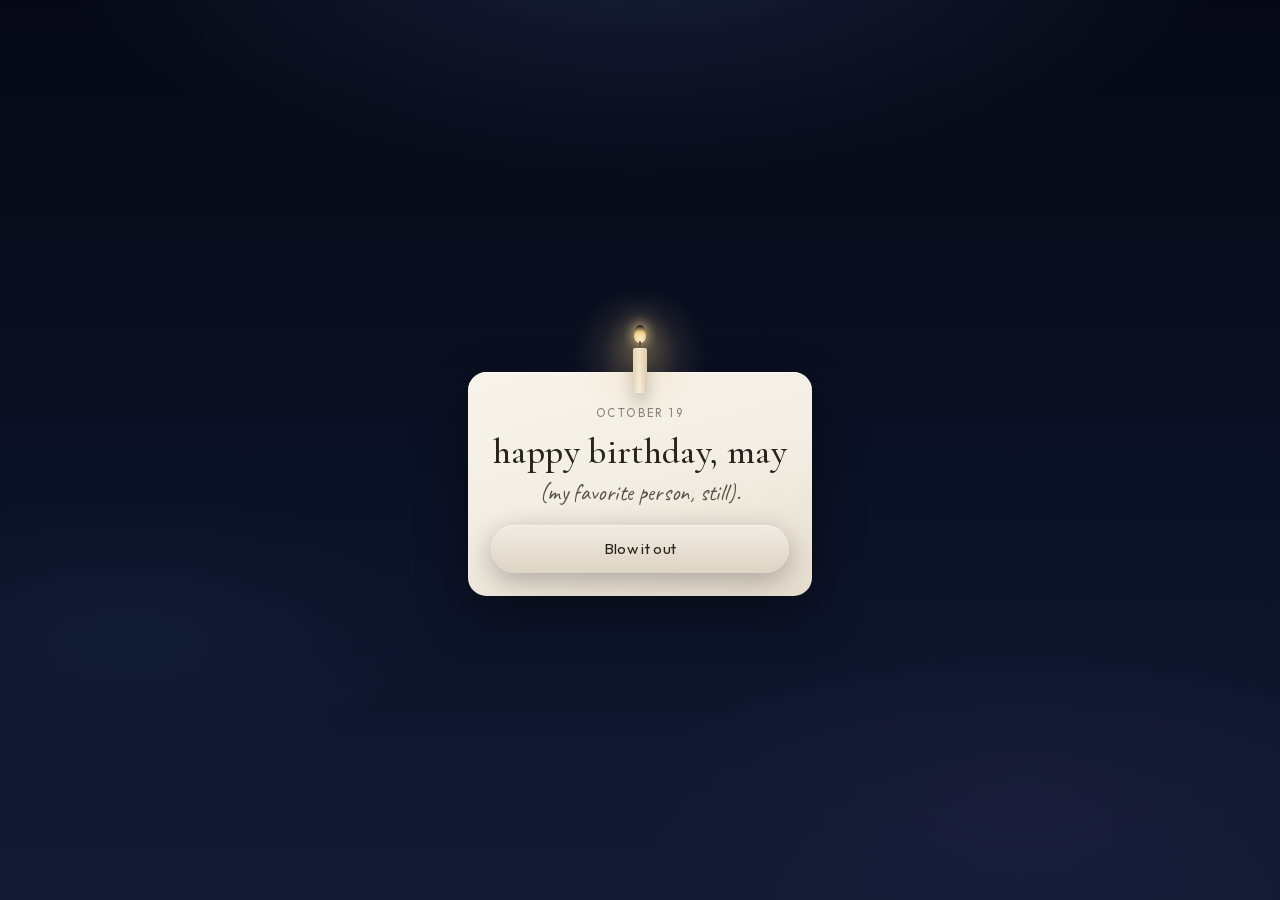
<file: index.html>
<!DOCTYPE html>
<html lang="en">
<head>
  <meta charset="UTF-8" />
  <meta name="viewport" content="width=device-width, initial-scale=1, viewport-fit=cover, maximum-scale=1, user-scalable=no" />
  <meta name="apple-mobile-web-app-capable" content="yes" />
  <meta name="apple-mobile-web-app-status-bar-style" content="black-translucent" />
  <meta name="theme-color" content="#070b16" />
  <meta name="description" content="A private note for May — happy birthday." />
  <title>For May — Birthday</title>

  <link rel="preload" href="assets/fonts/cormorant-500.woff2" as="font" type="font/woff2" crossorigin />
  <link rel="preload" href="assets/fonts/outfit-300.woff2" as="font" type="font/woff2" crossorigin />
  <link rel="preload" href="assets/fonts/caveat-600.woff2" as="font" type="font/woff2" crossorigin />

  <link rel="stylesheet" href="css/fonts.css" />
  <link rel="stylesheet" href="css/styles.css" />
  <link rel="stylesheet" href="css/birthday.css" />
</head>
<body>
  <canvas id="stars" aria-hidden="true"></canvas>
  <div class="sky-glow" aria-hidden="true"></div>

  <main id="app">

    <!-- ───────── Landing ───────── -->
    <section id="screen-bday-landing" class="screen screen--active screen--bday" aria-label="Birthday">
      <div class="flower-confetti" id="flower-confetti" aria-hidden="true"></div>

      <div class="bday-stage">
        <div class="candle" id="birthday-candle" aria-hidden="true">
          <span class="candle__glow"></span>
          <span class="candle__flame"></span>
          <span class="candle__wick"></span>
          <span class="candle__wax"></span>
        </div>

        <div class="bday-popup" id="bday-popup">
          <p class="eyebrow">October 19</p>
          <h1 class="bday-popup__title">
            happy birthday, may
            <span class="bday-popup__aside">(my favorite person, still).</span>
          </h1>
          <button type="button" class="btn btn--primary" id="bday-wish">
            Blow it out
          </button>
        </div>
      </div>
    </section>

    <!-- ───────── Note (handwritten photo drops in here) ───────── -->
    <section id="screen-bday-note" class="screen" aria-label="A birthday note" hidden>
      <div class="screen-inner screen-inner--narrow">
        <p class="eyebrow fade-up">For you</p>

        <figure class="photo-frame fade-up delay-1">
          <span class="page-tape page-tape--tl" aria-hidden="true"></span>
          <span class="page-tape page-tape--tr" aria-hidden="true"></span>
          <img
            class="photo-frame__photo"
            src="assets/images/birthday-letter.webp"
            alt="A handwritten birthday note from Ben to May"
            width="1712"
            height="773"
            data-photo
          />
          <div class="photo-frame__placeholder">
            <p class="photo-frame__waiting">your handwritten note goes here</p>
          </div>
        </figure>

        <button type="button" class="btn btn--ghost fade-up delay-3" data-next="older">
          Continue
          <span class="btn-arrow" aria-hidden="true">→</span>
        </button>
      </div>
    </section>

    <!-- ───────── How much older ───────── -->
    <section id="screen-bday-older" class="screen" aria-label="How much older you are" hidden>
      <div class="screen-inner">
        <p class="eyebrow fade-up">You, then me</p>
        <h2 class="section-title fade-up delay-1">How much older you are</h2>

        <div class="age-gap fade-up delay-2" aria-label="2 years, 3 months, and 24 days">
          <div class="age-unit">
            <p class="age-value">2</p>
            <p class="age-label">years</p>
          </div>
          <div class="age-unit">
            <p class="age-value">3</p>
            <p class="age-label">months</p>
          </div>
          <div class="age-unit">
            <p class="age-value">24</p>
            <p class="age-label">days</p>
          </div>
        </div>

        <p class="age-aside fade-up delay-3">older than me.</p>
        <p class="age-dates fade-up delay-3">10/19/03 · 2/12/06</p>

        <button type="button" class="btn btn--primary fade-up delay-4" data-next="gift">
          Continue
          <span class="btn-arrow" aria-hidden="true">→</span>
        </button>
      </div>
    </section>

    <!-- ───────── Phone, after the note and the age gap ───────── -->
    <section id="screen-bday-gift" class="screen" aria-label="For you" hidden>
      <div class="screen-inner screen-inner--narrow">
        <p class="eyebrow fade-up">For you</p>

        <figure class="photo-frame fade-up delay-1">
          <span class="page-tape page-tape--tl" aria-hidden="true"></span>
          <span class="page-tape page-tape--tr" aria-hidden="true"></span>
          <img
            class="photo-frame__photo"
            src="assets/images/birthday-phone.webp"
            alt="May holding the phone"
            width="763"
            height="1020"
            data-photo
          />
          <div class="photo-frame__placeholder">
            <p class="photo-frame__waiting">a photo of it goes here</p>
          </div>
        </figure>

        <button type="button" class="btn btn--ghost fade-up delay-2" data-next="hub">
          Continue
          <span class="btn-arrow" aria-hidden="true">→</span>
        </button>
      </div>
    </section>

    <!-- ───────── Other special days ───────── -->
    <section id="screen-hub" class="screen" aria-label="Other special days" hidden>
      <div class="screen-inner screen-inner--narrow">
        <p class="eyebrow fade-up">One more thing</p>
        <h2 class="section-title fade-up delay-1">Would you like to view other special days?</h2>
        <p class="lede fade-up delay-2">A few little worlds, kept in one place.</p>
        <div class="day-list fade-up delay-3">
          <a class="day-card is-current" href="index.html" aria-current="page">
            <p class="day-card__label">You were just here</p>
            <p class="day-card__title">Birthday</p>
            <p class="day-card__meta">10/19</p>
          </a>
          <a class="day-card" href="graduation.html">
            <p class="day-card__label">A favorite</p>
            <p class="day-card__title">Graduation</p>
            <p class="day-card__meta">09/20/26</p>
          </a>
          <a class="day-card" href="girlfriend-day.html">
            <p class="day-card__label">A favorite</p>
            <p class="day-card__title">National Girlfriend Day</p>
            <p class="day-card__meta">August 1</p>
          </a>
        </div>
      </div>
    </section>

  </main>

  <script type="module" src="js/birthday.js"></script>
</body>
</html>
</file>
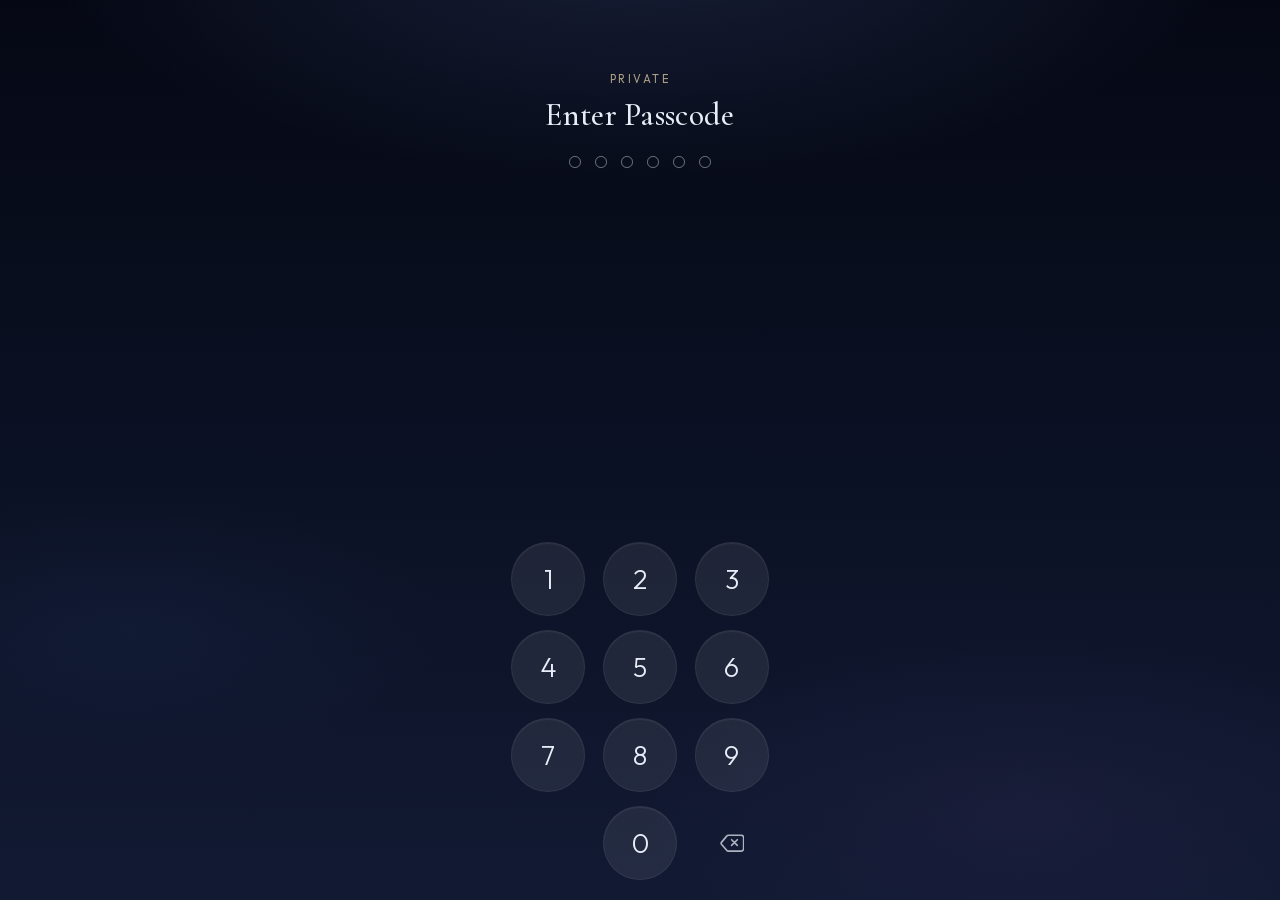
<file: girlfriend-day.html>
<!DOCTYPE html>
<html lang="en">
<head>
  <meta charset="UTF-8" />
  <meta name="viewport" content="width=device-width, initial-scale=1, viewport-fit=cover, maximum-scale=1, user-scalable=no" />
  <meta name="apple-mobile-web-app-capable" content="yes" />
  <meta name="apple-mobile-web-app-status-bar-style" content="black-translucent" />
  <meta name="theme-color" content="#070b16" />
  <meta name="description" content="A private scrapbook for May — Happy (Almost) National Girlfriend Day." />
  <title>For May — National Girlfriend Day</title>

  <link rel="preload" href="assets/fonts/cormorant-500.woff2" as="font" type="font/woff2" crossorigin />
  <link rel="preload" href="assets/fonts/outfit-300.woff2" as="font" type="font/woff2" crossorigin />
  <link rel="preload" href="assets/fonts/caveat-600.woff2" as="font" type="font/woff2" crossorigin />
  <link rel="preload" href="assets/images/disneysea.webp" as="image" type="image/webp" />

  <link rel="stylesheet" href="css/fonts.css" />
  <link rel="stylesheet" href="css/styles.css" />
</head>
<body>
  <!-- Soft starfield (drawn by JS) -->
  <canvas id="stars" aria-hidden="true"></canvas>
  <div class="sky-glow" aria-hidden="true"></div>

  <main id="app">

    <!-- ───────── Entry keypad ───────── -->
    <section id="screen-entry" class="screen screen--active" aria-label="Passcode">
      <div class="entry-stage">
        <p class="eyebrow fade-up">Private</p>
        <h1 class="entry-title fade-up delay-1">Enter Passcode</h1>

        <div class="passcode-dots fade-up delay-2" id="passcode-dots" aria-live="polite" aria-label="Passcode progress">
          <span class="passcode-dot"></span>
          <span class="passcode-dot"></span>
          <span class="passcode-dot"></span>
          <span class="passcode-dot"></span>
          <span class="passcode-dot"></span>
          <span class="passcode-dot"></span>
        </div>
        <p class="entry-error" id="entry-error" role="alert" hidden>Try again</p>

        <div class="keypad fade-up delay-3" id="entry-keypad" role="group" aria-label="Number pad">
          <button type="button" class="keypad-key" data-key="1">1</button>
          <button type="button" class="keypad-key" data-key="2">2</button>
          <button type="button" class="keypad-key" data-key="3">3</button>
          <button type="button" class="keypad-key" data-key="4">4</button>
          <button type="button" class="keypad-key" data-key="5">5</button>
          <button type="button" class="keypad-key" data-key="6">6</button>
          <button type="button" class="keypad-key" data-key="7">7</button>
          <button type="button" class="keypad-key" data-key="8">8</button>
          <button type="button" class="keypad-key" data-key="9">9</button>
          <span class="keypad-spacer" aria-hidden="true"></span>
          <button type="button" class="keypad-key" data-key="0">0</button>
          <button type="button" class="keypad-key keypad-key--action" data-key="delete" aria-label="Delete">
            <svg class="keypad-delete" viewBox="0 0 24 18" aria-hidden="true" focusable="false">
              <path
                d="M8.2 1.2h12.3A2.5 2.5 0 0 1 23 3.7v10.6a2.5 2.5 0 0 1-2.5 2.5H8.2c-.7 0-1.4-.3-1.8-.9L1.3 10c-.4-.5-.4-1.3 0-1.8L6.4 2.1c.4-.6 1.1-.9 1.8-.9z"
                fill="none"
                stroke="currentColor"
                stroke-width="1.6"
                stroke-linejoin="round"
              />
              <path
                d="M11.2 5.6l5.6 5.6M16.8 5.6l-5.6 5.6"
                fill="none"
                stroke="currentColor"
                stroke-width="1.6"
                stroke-linecap="round"
              />
            </svg>
          </button>
        </div>
      </div>
    </section>

    <!-- ───────── Envelope ───────── -->
    <section id="screen-envelope" class="screen" aria-label="Sealed envelope" hidden>
      <div class="envelope-stage">
        <p class="envelope-hint">Tap to open</p>
        <button type="button" id="envelope" class="envelope" aria-label="Open envelope from Ben to May">
          <div class="envelope__pocket" aria-hidden="true"></div>
          <div class="envelope__well">
            <div class="envelope__letter">
              <div class="letter-content">
                <p class="letter-label">To</p>
                <p class="letter-name">May</p>
                <p class="letter-message">Happy (Almost)<br />National Girlfriend Day!</p>
                <p class="letter-label letter-label--from">From</p>
                <p class="letter-name letter-name--from">Ben</p>
              </div>
            </div>
          </div>
          <div class="envelope__front" aria-hidden="true"></div>
          <div class="envelope__flap" aria-hidden="true"></div>
          <div class="envelope__seal" aria-hidden="true">
            <span class="seal-initial">B</span>
          </div>
        </button>
      </div>
    </section>

    <!-- ───────── Welcome ───────── -->
    <section id="screen-welcome" class="screen" aria-label="Welcome" hidden>
      <div class="screen-inner screen-inner--narrow">
        <p class="eyebrow fade-up">A little something</p>
        <h1 class="welcome-title fade-up delay-1">Hi May <span class="heart" aria-hidden="true">♥</span></h1>
        <p class="welcome-subtitle fade-up delay-2">Happy National Girlfriend (almost..) Day!</p>
        <div class="welcome-body fade-up delay-3">
          <p>I know we haven't known each other for long, but I wanted to make something that we could look back on later.</p>
          <p>This isn't every memory we've had together; just some of my favorites.</p>
        </div>
        <button type="button" class="btn btn--primary fade-up delay-4" data-next="disclaimers">
          Start Reading
          <span class="btn-arrow" aria-hidden="true">→</span>
        </button>
      </div>
    </section>

    <!-- ───────── Disclaimers ───────── -->
    <section id="screen-disclaimers" class="screen" aria-label="Notes" hidden>
      <div class="screen-inner screen-inner--narrow">
        <p class="eyebrow fade-up">Before we begin</p>
        <h2 class="section-title fade-up delay-1">A couple of notes</h2>

        <div class="note-stack">
          <article class="note-card fade-up delay-2">
            <p class="note-card__title">Timezone</p>
            <p class="note-card__body">Everything on this website uses Ben Standard Time (PST).</p>
            <p class="note-card__aside">Sorry Japan <span class="heart" aria-hidden="true">♥</span></p>
          </article>

          <article class="note-card fade-up delay-3">
            <p class="note-card__title">Memories</p>
            <p class="note-card__body">These definitely aren't all of our memories.</p>
            <p class="note-card__body">These are simply some of my favorite moments that I wanted to remember forever.</p>
          </article>
        </div>

        <button type="button" class="btn btn--primary fade-up delay-4" data-next="scrapbook">
          Open Scrapbook
          <span class="btn-arrow" aria-hidden="true">→</span>
        </button>
      </div>
    </section>

    <!-- ───────── Scrapbook ───────── -->
    <section id="screen-scrapbook" class="screen screen--scrapbook" aria-label="Scrapbook" hidden>
      <div class="scrapbook">
        <div class="scrapbook__track" id="scrapbook-track" role="list"></div>
      </div>
      <div class="scrapbook-chrome">
        <div class="scrapbook-dots" id="scrapbook-dots" aria-hidden="true"></div>
        <p class="scrapbook-hint" id="scrapbook-hint">Swipe to turn pages</p>
        <button type="button" class="btn btn--ghost" id="scrapbook-continue" hidden>
          Continue
          <span class="btn-arrow" aria-hidden="true">→</span>
        </button>
      </div>
    </section>

    <!-- ───────── Gift intro ───────── -->
    <section id="screen-gift-intro" class="screen" aria-label="A gift" hidden>
      <div class="screen-inner screen-inner--narrow">
        <p class="eyebrow fade-up">One more thing</p>
        <h2 class="section-title fade-up delay-1">There's a gift waiting</h2>
        <p class="lede fade-up delay-2">It's locked — only you should know the answers.</p>
        <button type="button" class="btn btn--primary fade-up delay-3" data-next="gift-lock-1">
          Unlock Gift
          <span class="btn-arrow" aria-hidden="true">→</span>
        </button>
      </div>
    </section>

    <!-- ───────── Lock One ───────── -->
    <section id="screen-gift-lock-1" class="screen" aria-label="First lock" hidden>
      <div class="screen-inner screen-inner--narrow">
        <div class="lock-badge fade-up" aria-hidden="true">
          <span class="lock-icon"></span>
          <span>1 of 2</span>
        </div>
        <h2 class="section-title fade-up delay-1">First lock</h2>
        <p class="lede fade-up delay-2">What is my phone password?</p>

        <form id="lock-form-1" class="lock-form fade-up delay-3" autocomplete="off">
          <label class="sr-only" for="lock-input-1">Answer</label>
          <input
            id="lock-input-1"
            class="lock-input"
            type="password"
            inputmode="text"
            enterkeyhint="done"
            autocorrect="off"
            autocapitalize="off"
            spellcheck="false"
            placeholder="Enter password"
            required
          />
          <p class="lock-error" id="lock-error-1" role="alert" hidden>Not quite — try again.</p>
          <button type="submit" class="btn btn--primary">Unlock</button>
        </form>
      </div>
    </section>

    <!-- ───────── Lock Two ───────── -->
    <section id="screen-gift-lock-2" class="screen" aria-label="Second lock" hidden>
      <div class="screen-inner screen-inner--narrow">
        <div class="lock-badge fade-up" aria-hidden="true">
          <span class="lock-icon"></span>
          <span>2 of 2</span>
        </div>
        <h2 class="section-title fade-up delay-1">Second lock</h2>
        <p class="lede fade-up delay-2">What is my middle name?</p>

        <form id="lock-form-2" class="lock-form fade-up delay-3" autocomplete="off">
          <label class="sr-only" for="lock-input-2">Answer</label>
          <input
            id="lock-input-2"
            class="lock-input"
            type="text"
            inputmode="text"
            enterkeyhint="done"
            autocorrect="off"
            autocapitalize="off"
            spellcheck="false"
            placeholder="Enter answer"
            required
          />
          <p class="lock-error" id="lock-error-2" role="alert" hidden>Not quite — try again.</p>
          <button type="submit" class="btn btn--primary">Open Gift</button>
        </form>
      </div>
    </section>

    <!-- ───────── Gift Box Opening ───────── -->
    <section id="screen-gift-box" class="screen" aria-label="Gift box" hidden>
      <div class="gift-stage">
        <div class="gift-box" id="gift-box" aria-hidden="true">
          <div class="gift-box__lid">
            <div class="gift-box__bow"></div>
          </div>
          <div class="gift-box__body"></div>
        </div>
        <p class="gift-opening-text" id="gift-opening-text">Opening…</p>
      </div>
      <canvas id="confetti" class="confetti-canvas" aria-hidden="true"></canvas>
    </section>

    <!-- ───────── Coupon Reveal ───────── -->
    <section id="screen-gift-reveal" class="screen" aria-label="Gift coupon" hidden>
      <div class="screen-inner screen-inner--narrow">
        <p class="eyebrow fade-up">For you</p>
        <div class="coupon fade-up delay-1">
          <div class="coupon__edge coupon__edge--top" aria-hidden="true"></div>
          <div class="coupon__inner">
            <p class="coupon__label">Gift Coupon</p>
            <h2 class="coupon__title">One Free Meal <span class="heart" aria-hidden="true">♥</span></h2>
            <p class="coupon__value">Up to ¥5000</p>
            <div class="coupon__divider" aria-hidden="true"></div>
            <p class="coupon__redeem-label">Redeem Instructions</p>
            <p class="coupon__redeem">Text Ben:</p>
            <p class="coupon__code" id="coupon-code">not icecream</p>
            <button type="button" class="btn btn--coupon" id="copy-code">
              Copy Code
            </button>
            <p class="coupon__copied" id="copy-feedback" hidden>Copied</p>
          </div>
          <div class="coupon__edge coupon__edge--bottom" aria-hidden="true"></div>
        </div>
        <button type="button" class="btn btn--ghost fade-up delay-3" data-next="goodbye">
          Continue
          <span class="btn-arrow" aria-hidden="true">→</span>
        </button>
      </div>
    </section>

    <!-- ───────── Goodbye ───────── -->
    <section id="screen-goodbye" class="screen screen--goodbye" aria-label="Goodbye" hidden>
      <div class="goodbye-inner">
        <p class="goodbye-line" id="goodbye-line-1"></p>
        <p class="goodbye-line goodbye-line--soft" id="goodbye-line-2"></p>
        <p class="goodbye-line goodbye-line--name" id="goodbye-line-3"></p>
        <button type="button" class="btn btn--ghost goodbye-continue" id="goodbye-continue" hidden>
          Continue
          <span class="btn-arrow" aria-hidden="true">→</span>
        </button>
      </div>
    </section>

    <!-- ───────── Flowers tease ───────── -->
    <section id="screen-flowers-tease" class="screen" aria-label="About the flowers" hidden>
      <div class="screen-inner screen-inner--narrow">
        <p class="flowers-tease-text fade-up" id="flowers-tease-text">soooooo... about the flowers...</p>
        <button type="button" class="btn btn--ghost fade-up delay-3" data-next="flowers-note">
          Continue
          <span class="btn-arrow" aria-hidden="true">→</span>
        </button>
      </div>
    </section>

    <!-- ───────── Flowers apology ───────── -->
    <section id="screen-flowers-note" class="screen" aria-label="Flower note" hidden>
      <div class="screen-inner screen-inner--narrow">
        <div class="flowers-note fade-up">
          <p>I spent too much time working on this to figure out how to order flowers to ur house.. but im good at coding so heres some imaginary online flowers that contains all of your favorites!</p>
          <p class="flowers-note__aside">I promise to make it up to you later :(</p>
        </div>
        <button type="button" class="btn btn--primary fade-up delay-3" data-next="flowers-garden">
          See your flowers
          <span class="btn-arrow" aria-hidden="true">→</span>
        </button>
      </div>
    </section>

    <!-- ───────── Flower garden ───────── -->
    <section id="screen-flowers-garden" class="screen screen--garden" aria-label="Flower garden" hidden>
      <div class="garden-inner">
        <p class="eyebrow fade-up">For May</p>
        <h2 class="section-title garden-title fade-up delay-1">Your midnight garden</h2>
        <div class="garden" id="flower-garden" aria-label="A garden of your favorite flowers"></div>
        <button type="button" class="btn btn--ghost fade-up delay-4" id="garden-continue" hidden>
          Continue
          <span class="btn-arrow" aria-hidden="true">→</span>
        </button>
      </div>
    </section>

    <!-- ───────── Other special days ───────── -->
    <section id="screen-hub" class="screen" aria-label="Other special days" hidden>
      <div class="screen-inner screen-inner--narrow">
        <p class="eyebrow fade-up">One more thing</p>
        <h2 class="section-title fade-up delay-1">Would you like to view other special days?</h2>
        <p class="lede fade-up delay-2">A few little worlds, kept in one place.</p>
        <div class="day-list fade-up delay-3">
          <a class="day-card" href="index.html">
            <p class="day-card__label">Today</p>
            <p class="day-card__title">Birthday</p>
            <p class="day-card__meta">10/19</p>
          </a>
          <a class="day-card" href="graduation.html">
            <p class="day-card__label">A favorite</p>
            <p class="day-card__title">Graduation</p>
            <p class="day-card__meta">09/20/26</p>
          </a>
          <a class="day-card is-current" href="girlfriend-day.html" aria-current="page">
            <p class="day-card__label">You were just here</p>
            <p class="day-card__title">National Girlfriend Day</p>
            <p class="day-card__meta">August 1</p>
          </a>
        </div>
      </div>
    </section>

  </main>

  <script type="module" src="js/app.js"></script>
</body>
</html>
</file>
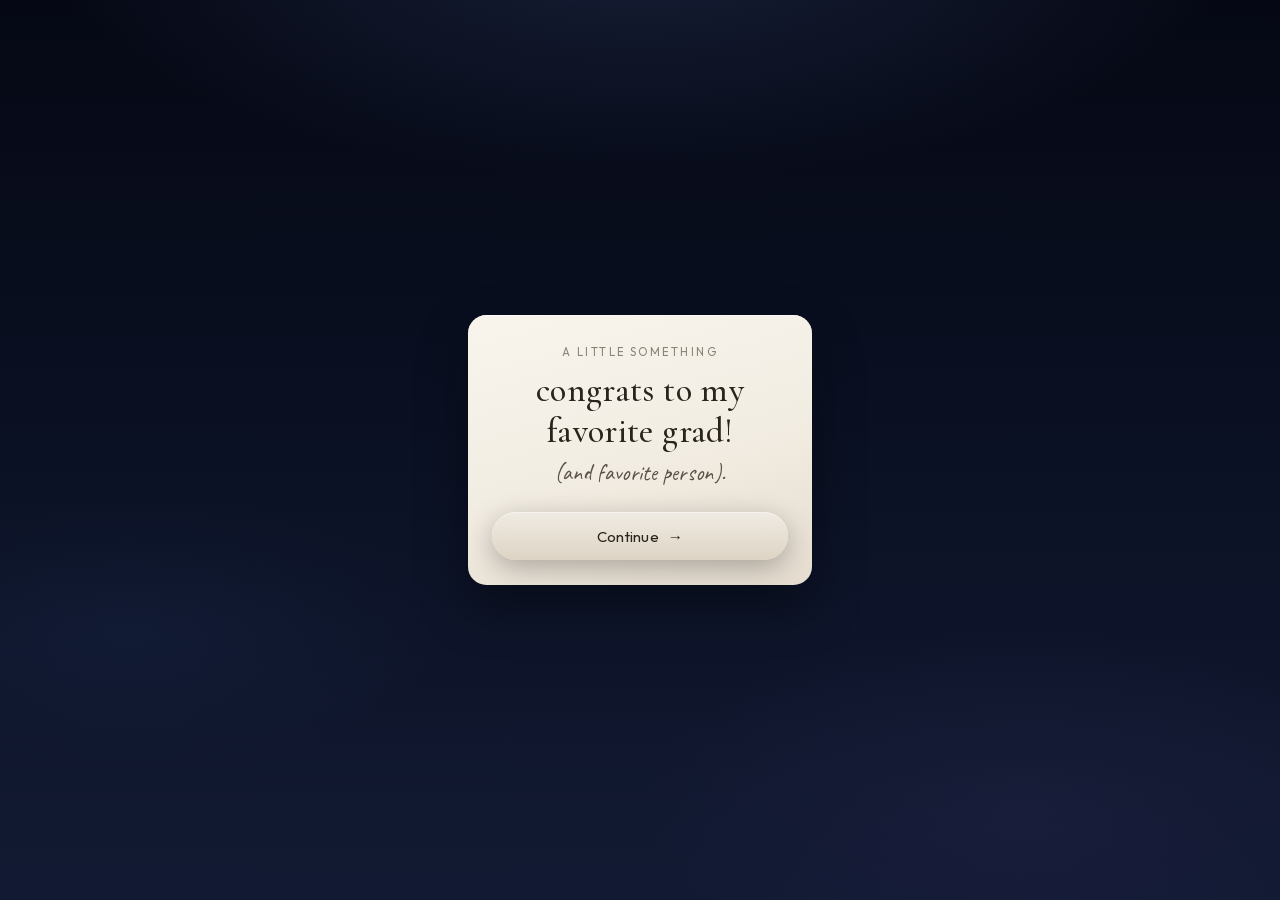
<file: graduation.html>
<!DOCTYPE html>
<html lang="en">
<head>
  <meta charset="UTF-8" />
  <meta name="viewport" content="width=device-width, initial-scale=1, viewport-fit=cover, maximum-scale=1, user-scalable=no" />
  <meta name="apple-mobile-web-app-capable" content="yes" />
  <meta name="apple-mobile-web-app-status-bar-style" content="black-translucent" />
  <meta name="theme-color" content="#070b16" />
  <meta name="description" content="A private note for May — congrats to my favorite grad." />
  <title>For May — Graduation</title>

  <link rel="preload" href="assets/fonts/cormorant-500.woff2" as="font" type="font/woff2" crossorigin />
  <link rel="preload" href="assets/fonts/outfit-300.woff2" as="font" type="font/woff2" crossorigin />
  <link rel="preload" href="assets/fonts/caveat-600.woff2" as="font" type="font/woff2" crossorigin />

  <link rel="stylesheet" href="css/fonts.css" />
  <link rel="stylesheet" href="css/styles.css" />
  <link rel="stylesheet" href="css/graduation.css" />
</head>
<body>
  <canvas id="stars" aria-hidden="true"></canvas>
  <div class="sky-glow" aria-hidden="true"></div>

  <main id="app">

    <!-- ───────── Landing ───────── -->
    <section id="screen-grad-landing" class="screen screen--active screen--landing" aria-label="Graduation">
      <div class="flower-confetti" id="flower-confetti" aria-hidden="true"></div>

      <div class="grad-popup" id="grad-popup">
        <p class="eyebrow">A little something</p>
        <h1 class="grad-popup__title">
          congrats to my favorite grad!
          <span class="grad-popup__aside">(and favorite person).</span>
        </h1>
        <button type="button" class="btn btn--primary" data-next="countdown">
          Continue
          <span class="btn-arrow" aria-hidden="true">→</span>
        </button>
      </div>
    </section>

    <!-- ───────── Countdown ───────── -->
    <section id="screen-grad-countdown" class="screen" aria-label="Graduation countdown" hidden>
      <div class="screen-inner">
        <p class="eyebrow fade-up">My turn</p>
        <h2 class="section-title fade-up delay-1">Until I graduate</h2>

        <div class="countdown fade-up delay-2" id="grad-countdown">
          <div class="countdown-unit">
            <p class="countdown-value" data-unit="days">0</p>
            <p class="countdown-label">days</p>
          </div>
          <div class="countdown-unit">
            <p class="countdown-value" data-unit="hours">00</p>
            <p class="countdown-label">hours</p>
          </div>
          <div class="countdown-unit">
            <p class="countdown-value" data-unit="minutes">00</p>
            <p class="countdown-label">minutes</p>
          </div>
          <div class="countdown-unit">
            <p class="countdown-value" data-unit="seconds">00</p>
            <p class="countdown-label">seconds</p>
          </div>
        </div>

        <p class="countdown-status fade-up delay-3" data-countdown-status>until June 10, 2028</p>
        <p class="countdown-joke fade-up delay-3">(yikes this is a long time...)</p>

        <button type="button" class="btn btn--primary fade-up delay-4" data-next="letter">
          Continue
          <span class="btn-arrow" aria-hidden="true">→</span>
        </button>
      </div>
    </section>

    <!-- ───────── Handwritten letter ───────── -->
    <section id="screen-grad-letter" class="screen" aria-label="A handwritten letter" hidden>
      <div class="screen-inner screen-inner--narrow">
        <p class="eyebrow fade-up">For you</p>
        <h2 class="section-title fade-up delay-1">A letter</h2>

        <figure class="letter-frame fade-up delay-2">
          <span class="page-tape page-tape--tl" aria-hidden="true"></span>
          <span class="page-tape page-tape--tr" aria-hidden="true"></span>
          <img
            id="grad-letter-image"
            class="letter-frame__photo"
            src="assets/images/graduation-letter.webp"
            alt="A handwritten letter from Ben to May"
            width="656"
            height="816"
            loading="eager"
            decoding="async"
          />
        </figure>

        <button type="button" class="btn btn--ghost fade-up delay-3" data-next="hub">
          Continue
          <span class="btn-arrow" aria-hidden="true">→</span>
        </button>
      </div>
    </section>

    <!-- ───────── Other special days ───────── -->
    <section id="screen-hub" class="screen" aria-label="Other special days" hidden>
      <div class="screen-inner screen-inner--narrow">
        <p class="eyebrow fade-up">One more thing</p>
        <h2 class="section-title fade-up delay-1">Would you like to view other special days?</h2>
        <p class="lede fade-up delay-2">A few little worlds, kept in one place.</p>
        <div class="day-list fade-up delay-3">
          <a class="day-card" href="index.html">
            <p class="day-card__label">Today</p>
            <p class="day-card__title">Birthday</p>
            <p class="day-card__meta">10/19</p>
          </a>
          <a class="day-card is-current" href="graduation.html" aria-current="page">
            <p class="day-card__label">You were just here</p>
            <p class="day-card__title">Graduation</p>
            <p class="day-card__meta">09/20/26</p>
          </a>
          <a class="day-card" href="girlfriend-day.html">
            <p class="day-card__label">A favorite</p>
            <p class="day-card__title">National Girlfriend Day</p>
            <p class="day-card__meta">August 1</p>
          </a>
        </div>
      </div>
    </section>

  </main>

  <script type="module" src="js/graduation.js"></script>
</body>
</html>
</file>
<file: css/fonts.css>
@font-face {
  font-family: "Caveat";
  font-style: normal;
  font-weight: 400;
  font-display: swap;
  src: url("../assets/fonts/caveat-400.woff2") format("woff2");
}

@font-face {
  font-family: "Caveat";
  font-style: normal;
  font-weight: 600;
  font-display: swap;
  src: url("../assets/fonts/caveat-600.woff2") format("woff2");
}

@font-face {
  font-family: "Caveat";
  font-style: normal;
  font-weight: 700;
  font-display: swap;
  src: url("../assets/fonts/caveat-700.woff2") format("woff2");
}

@font-face {
  font-family: "Cormorant Garamond";
  font-style: normal;
  font-weight: 400;
  font-display: swap;
  src: url("../assets/fonts/cormorant-400.woff2") format("woff2");
}

@font-face {
  font-family: "Cormorant Garamond";
  font-style: normal;
  font-weight: 500;
  font-display: swap;
  src: url("../assets/fonts/cormorant-500.woff2") format("woff2");
}

@font-face {
  font-family: "Cormorant Garamond";
  font-style: italic;
  font-weight: 400;
  font-display: swap;
  src: url("../assets/fonts/cormorant-400i.woff2") format("woff2");
}

@font-face {
  font-family: "Cormorant Garamond";
  font-style: italic;
  font-weight: 500;
  font-display: swap;
  src: url("../assets/fonts/cormorant-500i.woff2") format("woff2");
}

@font-face {
  font-family: "Outfit";
  font-style: normal;
  font-weight: 300;
  font-display: swap;
  src: url("../assets/fonts/outfit-300.woff2") format("woff2");
}

@font-face {
  font-family: "Outfit";
  font-style: normal;
  font-weight: 400;
  font-display: swap;
  src: url("../assets/fonts/outfit-400.woff2") format("woff2");
}
</file>
<file: css/styles.css>
/* =========================================================
   National Girlfriend Day — Midnight Scrapbook
   Mobile-first · iPhone Safari · Apple-inspired restraint
   ========================================================= */

:root {
  /* Sky */
  --sky-0: #050814;
  --sky-1: #0a1022;
  --sky-2: #121a33;
  --sky-3: #1c2747;

  /* Light */
  --moon: #e8eef8;
  --moon-soft: rgba(232, 238, 248, 0.72);
  --moon-muted: rgba(232, 238, 248, 0.48);
  --moon-faint: rgba(232, 238, 248, 0.18);

  /* Accent — quiet champagne gold */
  --gold: #c9b896;
  --gold-soft: rgba(201, 184, 150, 0.85);
  --gold-glow: rgba(201, 184, 150, 0.22);

  /* Paper */
  --paper: #f3eee4;
  --paper-deep: #e8e0d2;
  --ink: #2a241c;
  --ink-soft: #5a5248;
  --ink-faint: #8a8174;
  --tape: rgba(255, 248, 220, 0.55);
  --tape-edge: rgba(180, 160, 120, 0.35);

  /* Envelope */
  --envelope: #1e2a4a;
  --envelope-deep: #162038;
  --envelope-flap: #243356;
  --seal: #8b3a4a;

  /* Motion */
  --ease-out: cubic-bezier(0.22, 1, 0.36, 1);
  --ease-spring: cubic-bezier(0.34, 1.3, 0.64, 1);
  --ease-soft: cubic-bezier(0.4, 0, 0.2, 1);

  /* Type */
  --font-display: "Cormorant Garamond", "Times New Roman", serif;
  --font-hand: "Caveat", "Segoe Print", cursive;
  --font-ui: "Outfit", -apple-system, BlinkMacSystemFont, sans-serif;

  /* Layout */
  --safe-top: env(safe-area-inset-top, 0px);
  --safe-bottom: env(safe-area-inset-bottom, 0px);
  --pad: clamp(1.25rem, 5vw, 2rem);
  --max: 28rem;
}

/* ---------- Reset ---------- */
*,
*::before,
*::after {
  box-sizing: border-box;
  margin: 0;
  padding: 0;
}

html,
body {
  height: 100%;
  overflow: hidden;
  background: var(--sky-0);
  color: var(--moon);
  font-family: var(--font-ui);
  font-weight: 300;
  -webkit-font-smoothing: antialiased;
  -moz-osx-font-smoothing: grayscale;
  -webkit-tap-highlight-color: transparent;
  -webkit-text-size-adjust: 100%;
  text-size-adjust: 100%;
  touch-action: manipulation;
}

body {
  position: relative;
  min-height: 100dvh;
}

img {
  display: block;
  max-width: 100%;
}

button,
input {
  font: inherit;
  color: inherit;
  border: none;
  background: none;
  appearance: none;
  -webkit-appearance: none;
}

button {
  cursor: pointer;
}

.sr-only {
  position: absolute;
  width: 1px;
  height: 1px;
  padding: 0;
  margin: -1px;
  overflow: hidden;
  clip: rect(0, 0, 0, 0);
  white-space: nowrap;
  border: 0;
}

.heart {
  color: var(--gold-soft);
  font-style: normal;
}

/* ---------- Starfield ---------- */
#stars {
  position: fixed;
  inset: 0;
  width: 100%;
  height: 100%;
  z-index: 0;
  pointer-events: none;
}

.sky-glow {
  position: fixed;
  inset: 0;
  z-index: 0;
  pointer-events: none;
  background:
    radial-gradient(ellipse 80% 50% at 50% -10%, rgba(80, 100, 160, 0.28), transparent 60%),
    radial-gradient(ellipse 60% 40% at 80% 90%, rgba(60, 50, 100, 0.18), transparent 50%),
    radial-gradient(ellipse 50% 30% at 10% 70%, rgba(40, 70, 120, 0.12), transparent 50%),
    linear-gradient(180deg, var(--sky-0) 0%, var(--sky-1) 45%, var(--sky-2) 100%);
}

/* ---------- App shell ---------- */
#app {
  position: relative;
  z-index: 1;
  height: 100%;
  height: 100dvh;
  width: 100%;
  overflow: hidden;
}

.screen {
  position: absolute;
  inset: 0;
  display: flex;
  flex-direction: column;
  align-items: center;
  justify-content: center;
  padding:
    calc(var(--pad) + var(--safe-top))
    var(--pad)
    calc(var(--pad) + var(--safe-bottom));
  opacity: 0;
  visibility: hidden;
  pointer-events: none;
  transform: translateY(12px) scale(0.985);
  transition:
    opacity 0.7s var(--ease-out),
    transform 0.7s var(--ease-out),
    visibility 0.7s;
}

.screen--active {
  opacity: 1;
  visibility: visible;
  pointer-events: auto;
  transform: translateY(0) scale(1);
}

.screen--exit {
  opacity: 0;
  transform: translateY(-10px) scale(0.99);
  pointer-events: none;
}

.screen-inner {
  width: 100%;
  max-width: var(--max);
  display: flex;
  flex-direction: column;
  align-items: center;
  text-align: center;
  gap: 1.25rem;
}

.screen-inner--narrow {
  max-width: 22rem;
}

/* ---------- Typography ---------- */
.eyebrow {
  font-family: var(--font-ui);
  font-size: 0.7rem;
  font-weight: 400;
  letter-spacing: 0.22em;
  text-transform: uppercase;
  color: var(--gold-soft);
}

.section-title {
  font-family: var(--font-display);
  font-size: clamp(2rem, 8vw, 2.6rem);
  font-weight: 500;
  line-height: 1.15;
  letter-spacing: 0.01em;
  color: var(--moon);
}

.lede {
  font-size: 1rem;
  line-height: 1.55;
  color: var(--moon-soft);
  font-weight: 300;
}

.welcome-title {
  font-family: var(--font-display);
  font-size: clamp(2.6rem, 11vw, 3.4rem);
  font-weight: 500;
  line-height: 1.05;
  letter-spacing: 0.01em;
}

.welcome-subtitle {
  font-family: var(--font-display);
  font-size: clamp(1.15rem, 4.5vw, 1.35rem);
  font-style: italic;
  font-weight: 400;
  color: var(--gold-soft);
  line-height: 1.35;
}

.welcome-body {
  display: flex;
  flex-direction: column;
  gap: 0.9rem;
  color: var(--moon-soft);
  font-size: 0.98rem;
  line-height: 1.65;
  text-wrap: pretty;
}

/* ---------- Buttons ---------- */
.btn {
  display: inline-flex;
  align-items: center;
  justify-content: center;
  gap: 0.55rem;
  min-height: 3rem;
  padding: 0.85rem 1.6rem;
  border-radius: 999px;
  font-size: 0.95rem;
  font-weight: 400;
  letter-spacing: 0.02em;
  transition: transform 0.25s var(--ease-spring), background 0.25s var(--ease-soft), opacity 0.25s;
  -webkit-user-select: none;
  user-select: none;
}

.btn:active {
  transform: scale(0.96);
}

.btn--primary {
  background: linear-gradient(180deg, #f0ebe3 0%, #ddd4c4 100%);
  color: var(--ink);
  box-shadow:
    0 1px 0 rgba(255, 255, 255, 0.35) inset,
    0 8px 28px rgba(0, 0, 0, 0.28);
  margin-top: 0.5rem;
}

.btn--secondary {
  background: rgba(255, 255, 255, 0.08);
  color: var(--moon);
  border: 1px solid var(--moon-faint);
  backdrop-filter: blur(8px);
  -webkit-backdrop-filter: blur(8px);
  width: 100%;
  margin-top: 0.35rem;
}

/* Solid ink-on-paper control for the coupon */
.btn--coupon {
  width: 100%;
  margin-top: 0.5rem;
  background: linear-gradient(180deg, #2a241c 0%, #1a1612 100%);
  color: #f3eee4;
  box-shadow: 0 6px 18px rgba(42, 36, 28, 0.22);
  position: relative;
  z-index: 1;
}

.btn--coupon:active {
  transform: scale(0.97);
}

.btn--ghost {
  color: var(--moon-soft);
  background: transparent;
  border: 1px solid var(--moon-faint);
  margin-top: 0.25rem;
}

.btn-arrow {
  display: inline-block;
  transition: transform 0.3s var(--ease-out);
}

.btn:active .btn-arrow {
  transform: translateX(3px);
}

/* ---------- Entrance helpers ---------- */
.fade-up {
  opacity: 0;
  transform: translateY(14px);
}

.screen--active .fade-up {
  animation: fadeUp 0.85s var(--ease-out) forwards;
}

.screen--active .delay-1 { animation-delay: 0.1s; }
.screen--active .delay-2 { animation-delay: 0.2s; }
.screen--active .delay-3 { animation-delay: 0.32s; }
.screen--active .delay-4 { animation-delay: 0.44s; }

@keyframes fadeUp {
  to {
    opacity: 1;
    transform: translateY(0);
  }
}

/* =========================================================
   Entry keypad (phone passcode)
   ========================================================= */
#screen-entry {
  justify-content: flex-start;
  /* iOS Lock Screen-ish: content top, pad bottom near home indicator */
  padding-top: calc(max(2.5rem, 8vh) + var(--safe-top));
  padding-bottom: calc(max(1rem, var(--safe-bottom) + 0.75rem));
}

.entry-stage {
  width: 100%;
  max-width: 22rem;
  height: 100%;
  display: flex;
  flex-direction: column;
  align-items: center;
  text-align: center;
  gap: 0;
}

.entry-stage > .eyebrow {
  margin-bottom: 0;
}

.entry-title {
  font-family: var(--font-display);
  font-size: clamp(1.55rem, 6vw, 2rem);
  font-weight: 500;
  color: var(--moon);
  letter-spacing: 0.01em;
  margin-top: 0.55rem;
}

.passcode-dots {
  display: flex;
  gap: clamp(0.65rem, 3.5vw, 0.9rem);
  align-items: center;
  justify-content: center;
  min-height: 1.25rem;
  margin: 1.15rem 0 0;
}

.passcode-dot {
  width: 0.72rem;
  height: 0.72rem;
  border-radius: 50%;
  border: 1.5px solid rgba(232, 238, 248, 0.45);
  background: transparent;
  transition: background 0.18s var(--ease-soft), border-color 0.18s, transform 0.18s var(--ease-spring);
  flex-shrink: 0;
}

.passcode-dot.is-filled {
  background: var(--moon);
  border-color: var(--moon);
  transform: scale(1.05);
}

.passcode-dots.is-wrong {
  animation: shake 0.45s var(--ease-soft);
}

.passcode-dots.is-success .passcode-dot.is-filled {
  background: var(--gold);
  border-color: var(--gold);
}

.entry-error {
  font-size: 0.85rem;
  color: rgba(220, 160, 165, 0.95);
  height: 1.25rem;
  margin-top: 0.65rem;
  line-height: 1.25rem;
}

.entry-error[hidden] {
  display: block !important;
  visibility: hidden;
}

.keypad {
  --key-size: clamp(3.65rem, min(18vw, 11.5vh), 4.6rem);
  --key-gap-y: clamp(0.55rem, 1.8vh, 0.9rem);
  --key-gap-x: clamp(0.7rem, 4vw, 1.15rem);
  display: grid;
  grid-template-columns: repeat(3, var(--key-size));
  gap: var(--key-gap-y) var(--key-gap-x);
  justify-content: center;
  margin-top: auto;
  padding-top: 1.25rem;
  padding-bottom: 0.25rem;
  user-select: none;
  -webkit-user-select: none;
  touch-action: manipulation;
}

.keypad-key {
  width: var(--key-size);
  height: var(--key-size);
  border-radius: 50%;
  display: grid;
  place-items: center;
  font-family: var(--font-ui);
  font-size: clamp(1.35rem, 4.8vw, 1.7rem);
  font-weight: 300;
  color: var(--moon);
  background: rgba(255, 255, 255, 0.08);
  border: 1px solid rgba(255, 255, 255, 0.06);
  box-shadow: inset 0 1px 0 rgba(255, 255, 255, 0.06);
  transition: background 0.15s var(--ease-soft), transform 0.15s var(--ease-spring);
  -webkit-tap-highlight-color: transparent;
  touch-action: manipulation;
  cursor: pointer;
}

.keypad-key:active {
  background: rgba(255, 255, 255, 0.22);
  transform: scale(0.94);
}

.keypad-key--action {
  background: transparent;
  border-color: transparent;
  box-shadow: none;
}

.keypad-key--action:active {
  background: rgba(255, 255, 255, 0.1);
}

.keypad-spacer {
  width: var(--key-size);
  height: var(--key-size);
}

.keypad-delete {
  display: block;
  width: 1.55rem;
  height: 1.15rem;
  color: var(--moon-soft);
}

.keypad.is-wrong .keypad-key:not(.keypad-key--action) {
  animation: shake 0.45s var(--ease-soft);
}

/* Short phones / Safari chrome */
@media (max-height: 700px) {
  #screen-entry {
    padding-top: calc(1.5rem + var(--safe-top));
  }

  .entry-title {
    font-size: clamp(1.4rem, 5.5vw, 1.75rem);
    margin-top: 0.35rem;
  }

  .passcode-dots {
    margin-top: 0.85rem;
  }

  .keypad {
    --key-size: clamp(3.35rem, 10.5vh, 4.2rem);
    padding-top: 0.85rem;
  }
}

@media (max-height: 600px) {
  #screen-entry .eyebrow {
    display: none;
  }

  .keypad {
    --key-size: clamp(3.1rem, 9.5vh, 3.8rem);
    --key-gap-y: 0.45rem;
  }
}

/* =========================================================
   Envelope
   ========================================================= */
#screen-envelope {
  justify-content: center;
}

.envelope-stage {
  display: flex;
  flex-direction: column;
  align-items: center;
  gap: 1.75rem;
  width: 100%;
  max-width: 20rem;
  perspective: 900px;
  /* Room for the letter to rise fully above the envelope */
  padding-top: 7.5rem;
  margin-top: -2rem;
}

.envelope.is-opening {
  pointer-events: none;
  /* Drop filter while open so the rising letter isn't constrained */
  filter: none;
}

.envelope-hint {
  font-size: 0.75rem;
  letter-spacing: 0.18em;
  text-transform: uppercase;
  color: var(--moon-muted);
  animation: softPulse 2.8s var(--ease-soft) infinite;
  transition: opacity 0.3s ease, transform 0.3s ease;
}

.envelope-stage:has(.envelope.is-opening) .envelope-hint,
.envelope-stage:has(.envelope.is-opened) .envelope-hint {
  opacity: 0;
  transform: translateY(-6px);
  pointer-events: none;
}

@keyframes softPulse {
  0%, 100% { opacity: 0.45; }
  50% { opacity: 0.9; }
}

.envelope {
  position: relative;
  width: min(78vw, 17.5rem);
  aspect-ratio: 1.55 / 1;
  border: none;
  background: transparent;
  transform-style: preserve-3d;
  perspective: 900px;
  filter: drop-shadow(0 18px 40px rgba(0, 0, 0, 0.45));
  transition: transform 0.4s var(--ease-spring), filter 0.3s ease;
}

.envelope:active {
  transform: scale(0.985);
}

.envelope__pocket {
  position: absolute;
  inset: 0;
  background:
    linear-gradient(160deg, var(--envelope-flap) 0%, var(--envelope) 55%, var(--envelope-deep) 100%);
  border-radius: 0.35rem 0.35rem 0.55rem 0.55rem;
  z-index: 1;
  box-shadow:
    inset 0 1px 0 rgba(255, 255, 255, 0.08),
    inset 0 -1px 0 rgba(0, 0, 0, 0.25);
}

.envelope__pocket::after {
  content: "";
  position: absolute;
  inset: 0;
  background:
    linear-gradient(135deg, transparent 48%, rgba(255, 255, 255, 0.04) 50%, transparent 52%);
  pointer-events: none;
}

/* Clips the letter while sealed; opens so the letter can rise fully into view */
.envelope__well {
  position: absolute;
  inset: 0;
  overflow: hidden;
  z-index: 2;
  border-radius: 0.35rem 0.35rem 0.55rem 0.55rem;
  pointer-events: none;
}

.envelope.is-opening .envelope__well {
  overflow: visible;
  z-index: 8;
}

/* Front panel hides the tucked letter until the flap opens */
.envelope__front {
  position: absolute;
  left: 0;
  right: 0;
  bottom: 0;
  height: 72%;
  z-index: 3;
  border-radius: 0 0 0.55rem 0.55rem;
  background:
    linear-gradient(175deg, #243356 0%, var(--envelope) 35%, var(--envelope-deep) 100%);
  box-shadow:
    inset 0 1px 0 rgba(255, 255, 255, 0.06);
}

/* Letter starts fully tucked behind the front panel */
.envelope__letter {
  position: absolute;
  left: 8%;
  right: 8%;
  top: 6%;
  height: auto;
  min-height: 94%;
  background:
    linear-gradient(180deg, #f7f2e9 0%, var(--paper) 100%);
  border-radius: 0.25rem;
  transform: translateY(55%);
  transition:
    transform 1.15s var(--ease-out) 0.38s,
    box-shadow 0.6s var(--ease-soft) 0.38s;
  box-shadow: 0 2px 8px rgba(0, 0, 0, 0.12);
  color: var(--ink);
  display: flex;
  align-items: center;
  justify-content: center;
  padding: 1.15rem 1.1rem 1.25rem;
}

.envelope__flap {
  position: absolute;
  left: 0;
  right: 0;
  top: 0;
  height: 58%;
  background: linear-gradient(180deg, #2c3d66 0%, var(--envelope-flap) 100%);
  clip-path: polygon(0 0, 100% 0, 50% 100%);
  transform-origin: top center;
  transform: rotateX(0deg);
  z-index: 4;
  transition: transform 0.95s var(--ease-out);
  box-shadow: 0 4px 12px rgba(0, 0, 0, 0.2);
  backface-visibility: hidden;
  -webkit-backface-visibility: hidden;
}

.envelope.is-opening .envelope__flap {
  transform: rotateX(178deg);
  z-index: 1;
}

.envelope.is-opening .envelope__front {
  z-index: 2;
}

.envelope.is-opening .envelope__letter {
  transform: translateY(-132%);
  box-shadow:
    0 14px 40px rgba(0, 0, 0, 0.38),
    0 2px 8px rgba(0, 0, 0, 0.12);
}

.letter-content {
  text-align: center;
  width: 100%;
}

.letter-label {
  font-family: var(--font-ui);
  font-size: 0.55rem;
  letter-spacing: 0.2em;
  text-transform: uppercase;
  color: var(--ink-faint);
  margin-bottom: 0.15rem;
}

.letter-label--from {
  margin-top: 0.7rem;
}

.letter-name {
  font-family: var(--font-display);
  font-size: 1.55rem;
  font-weight: 500;
  color: var(--ink);
  line-height: 1.1;
}

.letter-name--from {
  font-size: 1.25rem;
}

.letter-message {
  font-family: var(--font-hand);
  font-size: 1.05rem;
  line-height: 1.25;
  color: var(--ink-soft);
  margin: 0.55rem 0 0;
}

.envelope__seal {
  position: absolute;
  left: 50%;
  top: 48%;
  transform: translate(-50%, -50%);
  width: 2.4rem;
  height: 2.4rem;
  border-radius: 50%;
  background:
    radial-gradient(circle at 35% 30%, #a54d5c, var(--seal) 60%, #6e2c38);
  z-index: 5;
  display: grid;
  place-items: center;
  box-shadow:
    0 2px 8px rgba(0, 0, 0, 0.35),
    inset 0 1px 0 rgba(255, 255, 255, 0.2);
  transition: opacity 0.35s var(--ease-soft), transform 0.5s var(--ease-spring);
}

.seal-initial {
  font-family: var(--font-display);
  font-size: 1rem;
  font-weight: 600;
  color: rgba(255, 240, 230, 0.92);
  letter-spacing: 0.02em;
}

.envelope.is-opening .envelope__seal {
  opacity: 0;
  transform: translate(-50%, -50%) scale(0.6);
}

.envelope.is-opened {
  opacity: 0;
  transform: scale(1.04);
  transition: opacity 0.55s var(--ease-soft), transform 0.55s var(--ease-out);
}

/* =========================================================
   Disclaimer notes
   ========================================================= */
.note-stack {
  display: flex;
  flex-direction: column;
  gap: 0.85rem;
  width: 100%;
}

.note-card {
  text-align: left;
  padding: 1.15rem 1.2rem;
  border-radius: 1rem;
  background: rgba(255, 255, 255, 0.045);
  border: 1px solid rgba(255, 255, 255, 0.08);
  backdrop-filter: blur(12px);
  -webkit-backdrop-filter: blur(12px);
}

.note-card__title {
  font-family: var(--font-display);
  font-size: 1.15rem;
  font-weight: 500;
  color: var(--gold-soft);
  margin-bottom: 0.45rem;
}

.note-card__body {
  font-size: 0.92rem;
  line-height: 1.55;
  color: var(--moon-soft);
}

.note-card__body + .note-card__body {
  margin-top: 0.45rem;
}

.note-card__aside {
  margin-top: 0.65rem;
  font-family: var(--font-hand);
  font-size: 1.15rem;
  color: var(--moon-muted);
}

/* =========================================================
   Scrapbook
   ========================================================= */
.screen--scrapbook {
  padding: 0;
  justify-content: stretch;
  align-items: stretch;
}

.scrapbook {
  flex: 1;
  min-height: 0;
  width: 100%;
  overflow: hidden;
  touch-action: none;
  padding-top: calc(0.5rem + var(--safe-top));
}

.scrapbook__track {
  display: flex;
  height: 100%;
  width: 100%;
  transition: transform 0.55s var(--ease-out);
  will-change: transform;
}

.scrapbook__track.is-dragging {
  transition: none;
}

.scrapbook-page {
  flex: 0 0 100%;
  width: 100%;
  height: 100%;
  display: flex;
  align-items: center;
  justify-content: center;
  padding: 0.5rem var(--pad) 0.25rem;
}

.page-sheet {
  position: relative;
  width: 100%;
  max-width: 22rem;
  height: min(100%, 36rem);
  max-height: calc(100dvh - 6.75rem - var(--safe-top) - var(--safe-bottom));
  background:
    linear-gradient(165deg, #f7f3eb 0%, var(--paper) 40%, var(--paper-deep) 100%);
  border-radius: 0.35rem;
  box-shadow:
    0 1px 0 rgba(255, 255, 255, 0.55) inset,
    0 20px 50px rgba(0, 0, 0, 0.35),
    0 2px 8px rgba(0, 0, 0, 0.2);
  padding: 1.15rem 1.05rem 0.95rem;
  display: flex;
  flex-direction: column;
  gap: 0.55rem;
  overflow: hidden;
  color: var(--ink);
}

/* subtle paper grain */
.page-sheet::before {
  content: "";
  position: absolute;
  inset: 0;
  opacity: 0.35;
  pointer-events: none;
  background-image: url("data:image/svg+xml,%3Csvg viewBox='0 0 200 200' xmlns='http://www.w3.org/2000/svg'%3E%3Cfilter id='n'%3E%3CfeTurbulence type='fractalNoise' baseFrequency='0.85' numOctaves='3' stitchTiles='stitch'/%3E%3C/filter%3E%3Crect width='100%25' height='100%25' filter='url(%23n)' opacity='0.45'/%3E%3C/svg%3E");
  mix-blend-mode: multiply;
}

.page-sheet::after {
  content: "";
  position: absolute;
  inset: 0;
  pointer-events: none;
  background:
    linear-gradient(90deg, rgba(0, 0, 0, 0.035), transparent 8%, transparent 92%, rgba(0, 0, 0, 0.03));
  border-radius: inherit;
}

.page-tape {
  position: absolute;
  width: 3.4rem;
  height: 0.85rem;
  background: var(--tape);
  border: 1px solid var(--tape-edge);
  box-shadow: 0 1px 2px rgba(0, 0, 0, 0.08);
  z-index: 3;
  mix-blend-mode: multiply;
}

.page-tape--tl {
  top: 0.55rem;
  left: 0.85rem;
  transform: rotate(-8deg);
}

.page-tape--tr {
  top: 0.65rem;
  right: 0.9rem;
  transform: rotate(12deg);
}

.page-photo-wrap {
  position: relative;
  z-index: 1;
  margin: 0.35rem auto 0;
  width: min(100%, 15.5rem, 42dvh);
  aspect-ratio: 1;
  background: #fff;
  padding: 0.38rem 0.38rem 0.75rem;
  box-shadow:
    0 1px 2px rgba(0, 0, 0, 0.08),
    0 8px 20px rgba(0, 0, 0, 0.12);
  transform: rotate(var(--tilt, -1.5deg));
  flex-shrink: 0;
}

.page-photo-wrap img {
  width: 100%;
  height: 100%;
  object-fit: cover;
  object-position: center;
  background: #ddd;
}

.page-title {
  position: relative;
  z-index: 1;
  font-family: var(--font-hand);
  font-size: clamp(1.35rem, 5.2vw, 1.7rem);
  font-weight: 600;
  line-height: 1.15;
  color: var(--ink);
  text-align: center;
  margin-top: 0.1rem;
  padding: 0 0.25rem;
  flex-shrink: 0;
}

.page-story {
  position: relative;
  z-index: 1;
  font-family: var(--font-hand);
  font-size: clamp(1rem, 3.8vw, 1.18rem);
  line-height: 1.35;
  color: var(--ink-soft);
  text-align: center;
  text-wrap: pretty;
  padding: 0 0.35rem;
  flex: 1 1 auto;
  min-height: 0;
  overflow: hidden;
}

.page-footer {
  position: relative;
  z-index: 1;
  display: flex;
  align-items: flex-end;
  justify-content: space-between;
  margin-top: auto;
  padding-top: 0.2rem;
  flex-shrink: 0;
}

.page-date {
  font-family: var(--font-hand);
  font-size: 1.05rem;
  color: var(--ink-faint);
}

.page-number {
  font-family: var(--font-ui);
  font-size: 0.65rem;
  letter-spacing: 0.12em;
  color: var(--ink-faint);
}

.page-deco {
  position: absolute;
  z-index: 2;
  font-family: var(--font-hand);
  color: rgba(139, 58, 74, 0.35);
  pointer-events: none;
  line-height: 1;
}

.page-deco--dot {
  width: 0.35rem;
  height: 0.35rem;
  border-radius: 50%;
  background: rgba(139, 58, 74, 0.28);
  bottom: 3.2rem;
  right: 1.4rem;
}

.page-deco--star {
  font-size: 0.85rem;
  top: 1.2rem;
  right: 1.5rem;
  opacity: 0.45;
  color: var(--ink-faint);
}

/* Scrapbook chrome */
.scrapbook-chrome {
  flex-shrink: 0;
  display: flex;
  flex-direction: column;
  align-items: center;
  gap: 0.55rem;
  padding: 0.5rem var(--pad) calc(0.85rem + var(--safe-bottom));
  min-height: 4.75rem;
  justify-content: center;
}

.scrapbook-dots {
  display: flex;
  gap: 0.4rem;
  align-items: center;
  justify-content: center;
  flex-wrap: wrap;
  max-width: 16rem;
}

.scrapbook-dot {
  width: 0.35rem;
  height: 0.35rem;
  border-radius: 50%;
  background: var(--moon-faint);
  transition: background 0.3s, transform 0.3s var(--ease-spring);
}

.scrapbook-dot.is-active {
  background: var(--gold);
  transform: scale(1.35);
}

.scrapbook-hint {
  font-size: 0.7rem;
  letter-spacing: 0.14em;
  text-transform: uppercase;
  color: var(--moon-muted);
  transition: opacity 0.4s;
}

.scrapbook-hint.is-hidden {
  opacity: 0;
  pointer-events: none;
  height: 0;
  overflow: hidden;
  margin: 0;
}

#scrapbook-continue {
  animation: fadeUp 0.55s var(--ease-out) both;
}

/* =========================================================
   Locks / Gift
   ========================================================= */
/* Lock screens — keep form above iOS keyboard */
#screen-gift-lock-1,
#screen-gift-lock-2 {
  justify-content: flex-start;
  padding-top: calc(max(2.5rem, 10vh) + var(--safe-top));
  overflow-y: auto;
  -webkit-overflow-scrolling: touch;
}

#screen-gift-lock-1 .screen-inner,
#screen-gift-lock-2 .screen-inner {
  margin-top: 0;
}

.lock-badge {
  display: inline-flex;
  align-items: center;
  gap: 0.45rem;
  font-size: 0.7rem;
  letter-spacing: 0.16em;
  text-transform: uppercase;
  color: var(--moon-muted);
}

.lock-icon {
  width: 0.7rem;
  height: 0.85rem;
  border: 1.5px solid var(--gold-soft);
  border-radius: 0.2rem 0.2rem 0.15rem 0.15rem;
  position: relative;
}

.lock-icon::before {
  content: "";
  position: absolute;
  left: 50%;
  top: -0.4rem;
  width: 0.45rem;
  height: 0.4rem;
  border: 1.5px solid var(--gold-soft);
  border-bottom: none;
  border-radius: 0.4rem 0.4rem 0 0;
  transform: translateX(-50%);
}

.lock-form {
  width: 100%;
  display: flex;
  flex-direction: column;
  gap: 0.85rem;
  margin-top: 0.35rem;
}

.lock-input {
  width: 100%;
  min-height: 3.15rem;
  padding: 0.85rem 1.1rem;
  border-radius: 0.85rem;
  background: rgba(255, 255, 255, 0.05);
  border: 1px solid rgba(255, 255, 255, 0.12);
  color: var(--moon);
  text-align: center;
  font-size: 1.05rem;
  letter-spacing: 0.04em;
  outline: none;
  transition: border-color 0.25s, background 0.25s, box-shadow 0.25s;
}

.lock-input::placeholder {
  color: var(--moon-muted);
  letter-spacing: 0.02em;
}

.lock-input:focus {
  border-color: var(--gold-glow);
  background: rgba(255, 255, 255, 0.07);
  box-shadow: 0 0 0 3px var(--gold-glow);
}

.lock-input.is-wrong {
  animation: shake 0.45s var(--ease-soft);
  border-color: rgba(180, 90, 100, 0.55);
}

@keyframes shake {
  0%, 100% { transform: translateX(0); }
  20% { transform: translateX(-6px); }
  40% { transform: translateX(6px); }
  60% { transform: translateX(-4px); }
  80% { transform: translateX(4px); }
}

.lock-error {
  font-size: 0.85rem;
  color: rgba(220, 160, 165, 0.9);
  min-height: 1.2rem;
}

/* Gift box */
.gift-stage {
  display: flex;
  flex-direction: column;
  align-items: center;
  gap: 2rem;
  position: relative;
  z-index: 2;
}

.gift-box {
  position: relative;
  width: 7.5rem;
  height: 6.5rem;
  transform-style: preserve-3d;
}

.gift-box__body {
  position: absolute;
  left: 0;
  right: 0;
  bottom: 0;
  height: 4.4rem;
  background:
    linear-gradient(160deg, #3a4d78 0%, #243356 55%, #1a2644 100%);
  border-radius: 0.35rem;
  box-shadow:
    0 12px 30px rgba(0, 0, 0, 0.4),
    inset 0 1px 0 rgba(255, 255, 255, 0.1);
}

.gift-box__body::before {
  content: "";
  position: absolute;
  left: 50%;
  top: 0;
  bottom: 0;
  width: 0.85rem;
  transform: translateX(-50%);
  background: linear-gradient(180deg, var(--gold) 0%, #a8926e 100%);
  opacity: 0.85;
}

.gift-box__lid {
  position: absolute;
  left: -0.35rem;
  right: -0.35rem;
  top: 0.6rem;
  height: 2rem;
  background:
    linear-gradient(180deg, #4a6090 0%, #2e4168 100%);
  border-radius: 0.3rem;
  z-index: 2;
  transform-origin: center top;
  box-shadow: 0 4px 12px rgba(0, 0, 0, 0.3);
  transition: transform 1s var(--ease-out);
}

.gift-box__lid::before {
  content: "";
  position: absolute;
  left: 50%;
  top: 0;
  bottom: 0;
  width: 0.85rem;
  transform: translateX(-50%);
  background: linear-gradient(180deg, #d4c4a0 0%, var(--gold) 100%);
  opacity: 0.9;
}

.gift-box__bow {
  position: absolute;
  left: 50%;
  top: -0.55rem;
  width: 1.6rem;
  height: 1rem;
  transform: translateX(-50%);
}

.gift-box__bow::before,
.gift-box__bow::after {
  content: "";
  position: absolute;
  top: 0;
  width: 0.85rem;
  height: 0.85rem;
  background: radial-gradient(circle at 40% 40%, #dcc9a4, var(--gold) 70%);
  border-radius: 50% 50% 50% 0;
}

.gift-box__bow::before {
  left: 0;
  transform: rotate(-45deg);
}

.gift-box__bow::after {
  right: 0;
  transform: rotate(45deg) scaleX(-1);
}

.gift-box.is-opening .gift-box__lid {
  transform: translateY(-3.1rem) translateX(0.35rem) rotate(-12deg);
  transition: transform 1.1s var(--ease-out);
}

.gift-box.is-opening .gift-box__body {
  animation: giftGlow 1.2s var(--ease-soft);
}

@keyframes giftGlow {
  0%, 100% { filter: brightness(1); }
  40% { filter: brightness(1.18); }
}

.gift-opening-text {
  font-family: var(--font-display);
  font-size: 1.25rem;
  font-style: italic;
  color: var(--moon-soft);
  opacity: 0;
  transition: opacity 0.5s;
}

.gift-opening-text.is-visible {
  opacity: 1;
}

.confetti-canvas {
  position: absolute;
  inset: 0;
  width: 100%;
  height: 100%;
  pointer-events: none;
  z-index: 1;
}

/* Coupon */
.coupon {
  width: 100%;
  position: relative;
  filter: drop-shadow(0 16px 36px rgba(0, 0, 0, 0.35));
}

.coupon__inner {
  background:
    linear-gradient(165deg, #f8f4ec 0%, var(--paper) 50%, #e6ddd0 100%);
  color: var(--ink);
  padding: 1.75rem 1.35rem 1.5rem;
  display: flex;
  flex-direction: column;
  align-items: center;
  gap: 0.35rem;
  text-align: center;
  position: relative;
}

.coupon__inner::before {
  content: "";
  position: absolute;
  inset: 0.45rem;
  border: 1px dashed rgba(90, 82, 72, 0.28);
  pointer-events: none;
}

.coupon__edge {
  height: 0.75rem;
  background-color: transparent;
  background-image: radial-gradient(circle at 0.45rem 0, transparent 0.38rem, #e6ddd0 0.4rem);
  background-size: 0.9rem 0.75rem;
  background-repeat: repeat-x;
  background-position: -0.05rem 0;
}

.coupon__edge--top {
  transform: scaleY(-1);
  background-image: radial-gradient(circle at 0.45rem 0, transparent 0.38rem, #f8f4ec 0.4rem);
}

.coupon__edge--bottom {
  background-image: radial-gradient(circle at 0.45rem 0, transparent 0.38rem, #e6ddd0 0.4rem);
}

.coupon__label {
  font-size: 0.65rem;
  letter-spacing: 0.22em;
  text-transform: uppercase;
  color: var(--ink-faint);
  position: relative;
}

.coupon__title {
  font-family: var(--font-display);
  font-size: clamp(1.7rem, 7vw, 2.1rem);
  font-weight: 500;
  line-height: 1.15;
  position: relative;
  margin-top: 0.2rem;
}

.coupon__value {
  font-family: var(--font-hand);
  font-size: 1.45rem;
  color: var(--ink-soft);
  position: relative;
}

.coupon__divider {
  width: 3rem;
  height: 1px;
  background: rgba(90, 82, 72, 0.25);
  margin: 0.55rem 0 0.35rem;
  position: relative;
}

.coupon__redeem-label {
  font-size: 0.65rem;
  letter-spacing: 0.16em;
  text-transform: uppercase;
  color: var(--ink-faint);
  position: relative;
}

.coupon__redeem {
  font-size: 0.9rem;
  color: var(--ink-soft);
  position: relative;
}

.coupon__code {
  font-family: var(--font-hand);
  font-size: 1.55rem;
  font-weight: 600;
  color: var(--ink);
  letter-spacing: 0.02em;
  margin: 0.15rem 0 0.5rem;
  position: relative;
}

.coupon__copied {
  font-size: 0.8rem;
  color: var(--ink-soft);
  position: relative;
  margin-top: 0.15rem;
}

/* =========================================================
   Goodbye
   ========================================================= */
.screen--goodbye {
  background: transparent;
}

.screen--goodbye::before {
  content: "";
  position: absolute;
  inset: 0;
  pointer-events: none;
  background: radial-gradient(ellipse 70% 55% at 50% 45%, transparent 0%, rgba(5, 8, 20, 0.45) 100%);
}

.goodbye-inner {
  display: flex;
  flex-direction: column;
  align-items: center;
  gap: 0.85rem;
  text-align: center;
  max-width: 20rem;
  width: 100%;
  min-height: 7rem;
  padding: 0 0.5rem;
}

.goodbye-line {
  font-family: var(--font-display);
  font-size: clamp(1.6rem, 6.5vw, 2rem);
  font-weight: 400;
  line-height: 1.35;
  color: var(--moon);
  min-height: 1.4em;
}

.goodbye-line--soft {
  font-style: italic;
  font-size: clamp(1.15rem, 4.5vw, 1.35rem);
  color: var(--moon-soft);
}

.goodbye-line--name {
  font-family: var(--font-hand);
  font-size: clamp(1.2rem, 4.8vw, 1.5rem);
  color: var(--gold-soft);
  margin-top: 0.35rem;
  line-height: 1.4;
  max-width: 100%;
  text-wrap: balance;
}

.goodbye-line .cursor {
  display: inline-block;
  width: 0.08em;
  height: 0.95em;
  background: var(--moon-muted);
  margin-left: 0.08em;
  vertical-align: -0.05em;
  animation: blink 1s steps(1) infinite;
}

@keyframes blink {
  0%, 45% { opacity: 1; }
  50%, 100% { opacity: 0; }
}

.goodbye-continue {
  margin-top: 1.5rem;
  animation: fadeUp 0.7s var(--ease-out) both;
}

/* =========================================================
   Flowers epilogue
   ========================================================= */
.flowers-tease-text {
  font-family: var(--font-hand);
  font-size: clamp(1.6rem, 7vw, 2.1rem);
  line-height: 1.3;
  color: var(--moon);
  text-align: center;
  text-wrap: balance;
}

.flowers-note {
  display: flex;
  flex-direction: column;
  gap: 1.1rem;
  text-align: center;
  color: var(--moon-soft);
  font-size: 0.98rem;
  line-height: 1.65;
  text-wrap: pretty;
}

.flowers-note__aside {
  font-family: var(--font-hand);
  font-size: 1.3rem;
  color: var(--gold-soft);
  line-height: 1.35;
}

.screen--garden {
  justify-content: flex-start;
  padding-top: calc(1.25rem + var(--safe-top));
  overflow-y: auto;
  -webkit-overflow-scrolling: touch;
}

.garden-inner {
  width: 100%;
  max-width: 26rem;
  display: flex;
  flex-direction: column;
  align-items: center;
  text-align: center;
  gap: 0.85rem;
  padding-bottom: calc(1.5rem + var(--safe-bottom));
}

.garden-title {
  margin-bottom: 0.35rem;
}

.garden {
  display: flex;
  flex-wrap: wrap;
  justify-content: center;
  align-items: flex-end;
  gap: 0.5rem 0.65rem;
  width: 100%;
  padding: 0.75rem 0 1.25rem;
  position: relative;
}

.garden::before {
  content: "";
  position: absolute;
  left: 10%;
  right: 10%;
  bottom: 0.5rem;
  height: 4rem;
  background: radial-gradient(ellipse at center, rgba(201, 184, 150, 0.12), transparent 70%);
  pointer-events: none;
  z-index: 0;
}

.bloom {
  flex: 0 0 auto;
  width: calc(33.333% - 0.5rem);
  max-width: 7.75rem;
  min-width: 5.75rem;
  margin: 0;
  opacity: 0;
  transform: translateY(18px) scale(0.92);
  display: flex;
  flex-direction: column;
  align-items: center;
  gap: 0.15rem;
  position: relative;
  z-index: 1;
}

.screen--active .bloom {
  animation: bloomIn 0.9s var(--ease-out) forwards;
  animation-delay: calc(0.35s + var(--bloom-delay, 0s));
}

@keyframes bloomIn {
  to {
    opacity: 1;
    transform: translateY(0) scale(1);
  }
}

.bloom-svg {
  width: 100%;
  height: auto;
  display: block;
  filter: drop-shadow(0 8px 16px rgba(0, 0, 0, 0.25));
}

.bloom-head {
  transform-origin: 60px 52px;
  animation: sway 4.5s var(--ease-soft) infinite;
  animation-delay: var(--bloom-delay, 0s);
}

.bloom:nth-child(2) .bloom-head {
  animation-duration: 5.1s;
  animation-direction: reverse;
}

.bloom:nth-child(3) .bloom-head {
  animation-duration: 4.2s;
}

.bloom:nth-child(4) .bloom-head {
  animation-duration: 5.4s;
  animation-direction: reverse;
}

.bloom:nth-child(5) .bloom-head {
  animation-duration: 4.8s;
}

@keyframes sway {
  0%, 100% { transform: rotate(-2.5deg); }
  50% { transform: rotate(2.5deg); }
}

.bloom-name {
  font-family: var(--font-hand);
  font-size: 1.05rem;
  color: var(--moon-soft);
  letter-spacing: 0.01em;
}

@media (max-width: 380px) {
  .bloom {
    width: calc(50% - 0.45rem);
    max-width: 8rem;
  }
}

/* =========================================================
   Special days hub
   ========================================================= */
#screen-hub {
  justify-content: flex-start;
  overflow-y: auto;
  -webkit-overflow-scrolling: touch;
}

#screen-hub .screen-inner {
  margin-top: auto;
  margin-bottom: auto;
}

.day-list {
  display: flex;
  flex-direction: column;
  gap: 0.75rem;
  width: 100%;
  margin-top: 0.25rem;
}

.day-card {
  display: block;
  text-align: left;
  text-decoration: none;
  padding: 1.1rem 1.15rem 1.05rem;
  border-radius: 1rem;
  background: rgba(255, 255, 255, 0.05);
  border: 1px solid rgba(255, 255, 255, 0.09);
  color: var(--moon);
  min-height: 4.5rem;
  transition: transform 0.2s var(--ease-spring), background 0.2s;
}

.day-card:active {
  transform: scale(0.98);
}

.day-card.is-current {
  border-color: rgba(201, 184, 150, 0.28);
}

.day-card__label {
  font-size: 0.65rem;
  letter-spacing: 0.16em;
  text-transform: uppercase;
  color: var(--gold-soft);
  margin-bottom: 0.28rem;
}

.day-card__title {
  font-family: var(--font-display);
  font-size: 1.35rem;
  font-weight: 500;
  line-height: 1.2;
}

.day-card__meta {
  margin-top: 0.25rem;
  font-size: 0.85rem;
  color: var(--moon-muted);
}

/* =========================================================
   Reduced motion
   ========================================================= */
@media (prefers-reduced-motion: reduce) {
  *,
  *::before,
  *::after {
    animation-duration: 0.01ms !important;
    animation-iteration-count: 1 !important;
    transition-duration: 0.01ms !important;
  }

  .screen {
    transform: none;
  }

  .fade-up {
    opacity: 1 !important;
    transform: none !important;
  }

  .envelope-hint {
    animation: none;
    opacity: 0.7;
  }

  .bloom-head {
    animation: none !important;
  }
}

/* Desktop breathing room */
@media (min-width: 768px) {
  .page-sheet {
    max-width: 24rem;
  }

  .envelope {
    width: 18.5rem;
  }
}

/* Compact iPhones / short viewports */
@media (max-height: 700px) {
  .welcome-title {
    font-size: clamp(2.1rem, 9vw, 2.8rem);
  }

  .welcome-body {
    gap: 0.65rem;
    font-size: 0.92rem;
  }

  .page-sheet {
    padding: 0.95rem 0.9rem 0.8rem;
    gap: 0.4rem;
  }

  .page-photo-wrap {
    width: min(100%, 13.5rem, 36dvh);
    padding: 0.3rem 0.3rem 0.55rem;
  }

  .page-title {
    font-size: clamp(1.2rem, 4.8vw, 1.45rem);
  }

  .page-story {
    font-size: clamp(0.95rem, 3.5vw, 1.05rem);
  }

  .note-card {
    padding: 0.95rem 1rem;
  }

  .screen-inner {
    gap: 1rem;
  }
}

@media (max-height: 600px) {
  .envelope-hint {
    display: none;
  }

  .page-deco--star,
  .page-deco--dot {
    display: none;
  }
}
</file>
<file: css/birthday.css>
/* Birthday — one candle on the same midnight paper */

.screen--bday {
  justify-content: center;
}

.flower-confetti {
  position: absolute;
  inset: 0;
  overflow: hidden;
  pointer-events: none;
  z-index: 1;
}

.flower-piece {
  position: absolute;
  top: -12vh;
  z-index: 1;
  animation: flowerFall var(--fall-duration, 11s) var(--ease-out) var(--fall-delay, 0s) both;
  will-change: transform, opacity;
  filter: drop-shadow(0 6px 12px rgba(0, 0, 0, 0.22));
}

.flower-piece .bloom-svg {
  width: 100%;
  height: auto;
  display: block;
}

@keyframes flowerFall {
  0% {
    transform: translate3d(0, -12vh, 0) rotate(-12deg);
    opacity: 0;
  }
  8% {
    opacity: 1;
  }
  100% {
    transform: translate3d(var(--drift, 10vw), 118vh, 0) rotate(var(--spin, 28deg));
    opacity: 0.35;
  }
}

.bday-stage {
  position: relative;
  z-index: 2;
  width: min(100%, 21.5rem);
  display: flex;
  flex-direction: column;
  align-items: center;
}

/* A single thin candle, resting on the card */
.candle {
  position: relative;
  z-index: 3;
  width: 4.5rem;
  height: 5.6rem;
  margin-bottom: -1.35rem;
  display: flex;
  flex-direction: column;
  align-items: center;
  justify-content: flex-end;
  pointer-events: none;
}

.candle__glow {
  position: absolute;
  top: -1.1rem;
  width: 8.5rem;
  height: 8.5rem;
  border-radius: 50%;
  background: radial-gradient(circle, rgba(232, 196, 130, 0.34) 0%, rgba(232, 196, 130, 0.08) 42%, transparent 70%);
  filter: blur(2px);
  transition: opacity 0.7s var(--ease-out);
}

.candle__flame {
  width: 0.7rem;
  height: 1.15rem;
  margin-bottom: -0.12rem;
  border-radius: 50% 50% 46% 46% / 62% 62% 38% 38%;
  background:
    radial-gradient(circle at 50% 78%, #fff8ea 0%, #f3d48a 46%, rgba(224, 176, 90, 0.2) 78%, transparent 82%);
  box-shadow:
    0 0 10px 3px rgba(243, 212, 138, 0.55),
    0 0 26px 8px rgba(201, 184, 150, 0.28);
  transform-origin: 50% 100%;
  animation: flame 1.7s ease-in-out infinite;
  transition: opacity 0.45s var(--ease-out), transform 0.55s var(--ease-out), filter 0.45s;
}

.candle__wick {
  width: 1.5px;
  height: 0.42rem;
  background: #3a3228;
  border-radius: 1px;
}

.candle__wax {
  width: 0.82rem;
  height: 2.85rem;
  border-radius: 0.18rem 0.18rem 0.12rem 0.12rem;
  background: linear-gradient(90deg, #e4d8c4 0%, #f8f3ea 46%, #d8ccb6 100%);
  box-shadow:
    0 1px 0 rgba(255, 255, 255, 0.65) inset,
    0 10px 16px rgba(0, 0, 0, 0.22);
}

.candle.is-out .candle__flame {
  animation: none;
  opacity: 0;
  transform: translateY(-8px) scale(0.35);
  filter: blur(1.5px);
}

.candle.is-out .candle__glow {
  opacity: 0;
}

@keyframes flame {
  0%,
  100% {
    transform: scale(1) rotate(-1deg);
  }
  50% {
    transform: scale(0.94, 1.05) rotate(1.5deg);
  }
}

.bday-popup {
  position: relative;
  z-index: 2;
  width: 100%;
  padding: 2.15rem 1.45rem 1.45rem;
  border-radius: 1.15rem;
  background: linear-gradient(165deg, #f8f4ec 0%, var(--paper) 48%, #e6ddd0 100%);
  color: var(--ink);
  text-align: center;
  box-shadow:
    0 1px 0 rgba(255, 255, 255, 0.55) inset,
    0 22px 50px rgba(0, 0, 0, 0.38);
  opacity: 0;
  transform: translateY(16px) scale(0.97);
  transition: opacity 0.7s var(--ease-out), transform 0.7s var(--ease-out);
}

.bday-popup.is-visible {
  opacity: 1;
  transform: translateY(0) scale(1);
}

.bday-popup .eyebrow {
  color: #8a8174;
  margin-bottom: 0.65rem;
}

.bday-popup__title {
  font-family: var(--font-display);
  font-size: clamp(1.85rem, 7.4vw, 2.25rem);
  font-weight: 500;
  line-height: 1.15;
  letter-spacing: 0.01em;
  text-wrap: balance;
}

.bday-popup__aside {
  display: block;
  margin-top: 0.5rem;
  font-family: var(--font-hand);
  font-size: clamp(1.15rem, 4.6vw, 1.4rem);
  font-weight: 500;
  color: var(--ink-soft);
}

.bday-popup .btn--primary {
  width: 100%;
  margin-top: 1.2rem;
}

.bday-popup .btn:disabled {
  opacity: 0.72;
}

/* Photo slots — note and phone. The picture replaces the waiting line. */
.photo-frame {
  position: relative;
  width: 100%;
  margin: 0.1rem 0 0.15rem;
  padding: 1.15rem 0.7rem 0.85rem;
  background: linear-gradient(165deg, #f7f3eb 0%, var(--paper) 40%, var(--paper-deep) 100%);
  box-shadow:
    0 1px 0 rgba(255, 255, 255, 0.5) inset,
    0 16px 36px rgba(0, 0, 0, 0.3);
}

.photo-frame__photo {
  width: 100%;
  height: auto;
  display: none;
  object-fit: contain;
  object-position: center top;
  background: #f4efe6;
}

.photo-frame.has-photo {
  padding-top: 1.45rem;
}

.photo-frame.has-photo .photo-frame__photo {
  display: block;
}

.photo-frame__placeholder {
  min-height: 11.5rem;
  display: flex;
  align-items: center;
  justify-content: center;
  padding: 1.25rem 1rem;
  border: 1px dashed rgba(90, 82, 72, 0.28);
  background: rgba(255, 255, 255, 0.35);
}

.photo-frame__waiting {
  font-family: var(--font-hand);
  font-size: 1.45rem;
  line-height: 1.25;
  color: var(--ink);
  text-align: center;
  text-wrap: balance;
}

.photo-frame.has-photo .photo-frame__placeholder {
  display: none;
}

#screen-bday-note,
#screen-bday-gift,
#screen-bday-older {
  overflow-y: auto;
  -webkit-overflow-scrolling: touch;
}

/* Age gap — same quiet numerals as the graduation countdown */
.age-gap {
  display: grid;
  grid-template-columns: repeat(3, minmax(0, 1fr));
  gap: 0.55rem;
  width: 100%;
  max-width: 22rem;
}

.age-unit {
  padding: 0.9rem 0.35rem 0.75rem;
  border-radius: 1rem;
  background: rgba(255, 255, 255, 0.05);
  border: 1px solid rgba(255, 255, 255, 0.08);
}

.age-value {
  font-family: var(--font-display);
  font-size: clamp(1.85rem, 8vw, 2.45rem);
  font-weight: 500;
  line-height: 1;
  color: var(--moon);
  font-variant-numeric: tabular-nums;
}

.age-label {
  margin-top: 0.4rem;
  font-size: 0.64rem;
  letter-spacing: 0.14em;
  text-transform: uppercase;
  color: var(--moon-muted);
}

.age-aside {
  font-family: var(--font-hand);
  font-size: 1.35rem;
  color: var(--gold-soft);
  margin-top: -0.15rem;
}

.age-dates {
  font-size: 0.85rem;
  letter-spacing: 0.08em;
  color: var(--moon-muted);
  margin-top: -0.45rem;
}

@media (prefers-reduced-motion: reduce) {
  .flower-piece,
  .candle__flame {
    animation: none !important;
  }

  .bday-popup {
    opacity: 1;
    transform: none;
  }
}

@media (max-height: 700px) {
  .candle {
    height: 4.7rem;
    margin-bottom: -1.15rem;
  }

  .candle__wax {
    height: 2.35rem;
  }

  .bday-popup {
    padding: 1.85rem 1.2rem 1.2rem;
  }

  .bday-popup__title {
    font-size: clamp(1.65rem, 6.8vw, 2rem);
  }

  #screen-bday-note .screen-inner,
  #screen-bday-gift .screen-inner,
  #screen-bday-older .screen-inner {
    gap: 0.8rem;
  }

  .photo-frame__placeholder {
    min-height: 9.5rem;
  }

  .section-title {
    font-size: clamp(1.75rem, 7.5vw, 2.2rem);
  }
}
</file>
<file: css/graduation.css>
/* Graduation experience — same midnight palette, quieter ceremony */

.screen--landing {
  justify-content: center;
}

.flower-confetti {
  position: absolute;
  inset: 0;
  overflow: hidden;
  pointer-events: none;
  z-index: 1;
}

.flower-piece {
  position: absolute;
  top: -12vh;
  z-index: 1;
  animation: flowerFall var(--fall-duration, 10s) var(--ease-out) var(--fall-delay, 0s) both;
  will-change: transform, opacity;
  filter: drop-shadow(0 6px 12px rgba(0, 0, 0, 0.22));
}

.flower-piece .bloom-svg {
  width: 100%;
  height: auto;
  display: block;
}

@keyframes flowerFall {
  0% {
    transform: translate3d(0, -12vh, 0) rotate(-12deg);
    opacity: 0;
  }
  8% {
    opacity: 1;
  }
  100% {
    transform: translate3d(var(--drift, 10vw), 118vh, 0) rotate(var(--spin, 28deg));
    opacity: 0.35;
  }
}

.grad-popup {
  position: relative;
  z-index: 2;
  width: min(100%, 21.5rem);
  padding: 1.85rem 1.5rem 1.55rem;
  border-radius: 1.15rem;
  background:
    linear-gradient(165deg, #f8f4ec 0%, var(--paper) 48%, #e6ddd0 100%);
  color: var(--ink);
  text-align: center;
  box-shadow:
    0 1px 0 rgba(255, 255, 255, 0.55) inset,
    0 22px 50px rgba(0, 0, 0, 0.38);
  opacity: 0;
  transform: translateY(16px) scale(0.97);
  transition: opacity 0.7s var(--ease-out), transform 0.7s var(--ease-out);
}

.grad-popup.is-visible {
  opacity: 1;
  transform: translateY(0) scale(1);
}

.grad-popup .eyebrow {
  color: #8a8174;
  margin-bottom: 0.7rem;
}

.grad-popup__title {
  font-family: var(--font-display);
  font-size: clamp(1.7rem, 7vw, 2.15rem);
  font-weight: 500;
  line-height: 1.2;
  letter-spacing: 0.01em;
  margin-bottom: 0.35rem;
  text-wrap: balance;
}

.grad-popup__aside {
  display: block;
  margin-top: 0.45rem;
  font-family: var(--font-hand);
  font-size: clamp(1.15rem, 4.6vw, 1.4rem);
  font-weight: 500;
  color: var(--ink-soft);
}

.grad-popup .btn--primary {
  width: 100%;
  margin-top: 1.25rem;
}

/* Countdown */
.countdown {
  display: grid;
  grid-template-columns: repeat(2, minmax(0, 1fr));
  gap: 0.7rem;
  width: 100%;
  max-width: 20rem;
  margin: 0.35rem 0 0.25rem;
}

.countdown-unit {
  padding: 0.95rem 0.6rem 0.8rem;
  border-radius: 1rem;
  background: rgba(255, 255, 255, 0.05);
  border: 1px solid rgba(255, 255, 255, 0.08);
}

.countdown-value {
  font-family: var(--font-display);
  font-size: clamp(2rem, 9vw, 2.6rem);
  font-weight: 500;
  line-height: 1;
  color: var(--moon);
  font-variant-numeric: tabular-nums;
}

.countdown-label {
  margin-top: 0.4rem;
  font-size: 0.68rem;
  letter-spacing: 0.16em;
  text-transform: uppercase;
  color: var(--moon-muted);
}

.countdown-status {
  font-family: var(--font-hand);
  font-size: 1.25rem;
  color: var(--gold-soft);
}

.countdown-joke {
  font-family: var(--font-hand);
  font-size: 1.15rem;
  color: var(--moon-muted);
  margin-top: -0.2rem;
}

/* Letter — Ben’s handwritten note, full photo, scroll if needed */
#screen-grad-letter {
  justify-content: flex-start;
  overflow-y: auto;
  -webkit-overflow-scrolling: touch;
}

#screen-grad-letter .screen-inner {
  max-width: 24rem;
  gap: 0.95rem;
  padding-bottom: 0.35rem;
}

.letter-frame {
  position: relative;
  width: 100%;
  margin: 0.1rem 0 0.15rem;
  background:
    linear-gradient(165deg, #f7f3eb 0%, var(--paper) 40%, var(--paper-deep) 100%);
  padding: 1.05rem 0.55rem 0.65rem;
  box-shadow:
    0 1px 0 rgba(255, 255, 255, 0.5) inset,
    0 16px 36px rgba(0, 0, 0, 0.3);
}

.letter-frame__photo {
  width: 100%;
  height: auto;
  display: block;
  object-fit: contain;
  object-position: center top;
  background: #f4efe6;
}

@media (prefers-reduced-motion: reduce) {
  .flower-piece {
    animation: none !important;
  }

  .grad-popup {
    opacity: 1;
    transform: none;
  }
}

@media (max-height: 700px) {
  .grad-popup {
    padding: 1.45rem 1.25rem 1.25rem;
  }

  #screen-grad-letter .screen-inner {
    gap: 0.75rem;
  }

  .letter-frame {
    padding: 0.9rem 0.45rem 0.5rem;
  }
}
</file>
